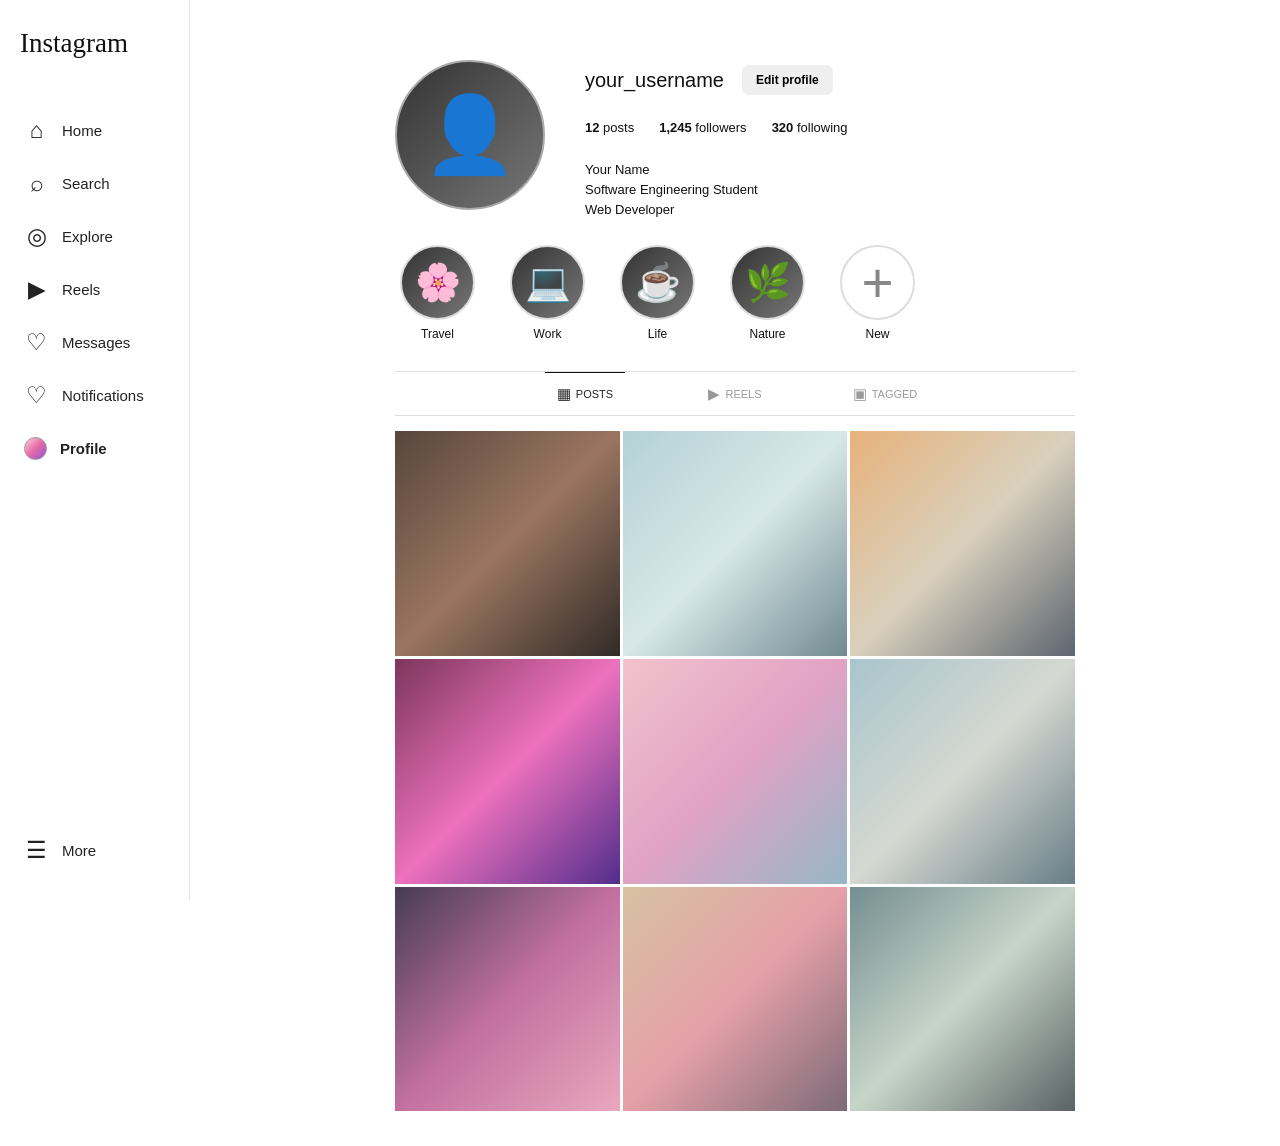
<file: index.html>
<!DOCTYPE html>
<html lang="en">

<head>

    <meta charset="UTF-8">

    <meta
        name="viewport"
        content="width=device-width, initial-scale=1.0"
    >

    <title>Instagram - Profile</title>

    <link rel="stylesheet" href="style.css">

</head>


<body>


    <!-- =================================================
         DESKTOP SIDEBAR
    ================================================== -->

    <aside class="sidebar">

        <div class="instagram-logo">
            Instagram
        </div>


        <nav class="sidebar-nav">

            <a href="feed.html">
                <span class="nav-icon">⌂</span>
                <span>Home</span>
            </a>


            <a href="#">
                <span class="nav-icon">⌕</span>
                <span>Search</span>
            </a>


            <a href="explore.html">
                <span class="nav-icon">◎</span>
                <span>Explore</span>
            </a>


            <a href="#">
                <span class="nav-icon">▶</span>
                <span>Reels</span>
            </a>


            <a href="#">
                <span class="nav-icon">♡</span>
                <span>Messages</span>
            </a>


            <a href="#">
                <span class="nav-icon">♡</span>
                <span>Notifications</span>
            </a>


            <a href="#" class="active-nav">

                <span class="nav-avatar"></span>

                <span>Profile</span>

            </a>

        </nav>


        <a href="#" class="more-link">

            <span class="nav-icon">☰</span>

            <span>More</span>

        </a>

    </aside>



    <!-- =================================================
         MAIN CONTENT
    ================================================== -->

    <main class="main-content">


        <section class="profile-container">


            <!-- Profile header -->

            <header class="profile-header">


                <div class="large-profile-picture">
                    👤
                </div>


                <div class="profile-information">


                    <div class="username-row">

                        <h1>your_username</h1>

                        <button class="edit-button">
                            Edit profile
                        </button>

                    </div>


                    <div class="profile-statistics">

                        <span>
                            <strong>12</strong> posts
                        </span>

                        <span>
                            <strong>1,245</strong> followers
                        </span>

                        <span>
                            <strong>320</strong> following
                        </span>

                    </div>


                    <p class="bio">

                        Your Name<br>

                        Software Engineering Student<br>

                        Web Developer

                    </p>


                </div>

            </header>



            <!-- Story highlights -->

            <section class="story-highlights">


                <div class="story">

                    <div class="story-image">
                        🌸
                    </div>

                    <span>Travel</span>

                </div>


                <div class="story">

                    <div class="story-image">
                        💻
                    </div>

                    <span>Work</span>

                </div>


                <div class="story">

                    <div class="story-image">
                        ☕
                    </div>

                    <span>Life</span>

                </div>


                <div class="story">

                    <div class="story-image">
                        🌿
                    </div>

                    <span>Nature</span>

                </div>


                <div class="story">

                    <div class="new-story">
                        +
                    </div>

                    <span>New</span>

                </div>


            </section>



            <!-- Profile tabs -->

            <nav class="profile-tabs">

                <a href="#" class="selected-tab">

                    <span>▦</span>

                    POSTS

                </a>


                <a href="#">

                    <span>▶</span>

                    REELS

                </a>


                <a href="#">

                    <span>▣</span>

                    TAGGED

                </a>

            </nav>



            <!-- Posts -->

            <section class="profile-post-grid">

                <div class="photo photo-1"></div>

                <div class="photo photo-2"></div>

                <div class="photo photo-3"></div>

                <div class="photo photo-4"></div>

                <div class="photo photo-5"></div>

                <div class="photo photo-6"></div>

                <div class="photo photo-7"></div>

                <div class="photo photo-8"></div>

                <div class="photo photo-9"></div>

            </section>


        </section>


    </main>



    <!-- =================================================
         MOBILE BOTTOM NAVIGATION
    ================================================== -->

    <nav class="mobile-navigation">


        <a href="feed.html">
            ⌂
        </a>


        <a href="#">
            ⌕
        </a>


        <a href="explore.html">
            ◎
        </a>


        <a href="#">
            ♡
        </a>


        <a href="index.html">

            <span class="mobile-profile"></span>

        </a>


    </nav>


</body>

</html>
</file>
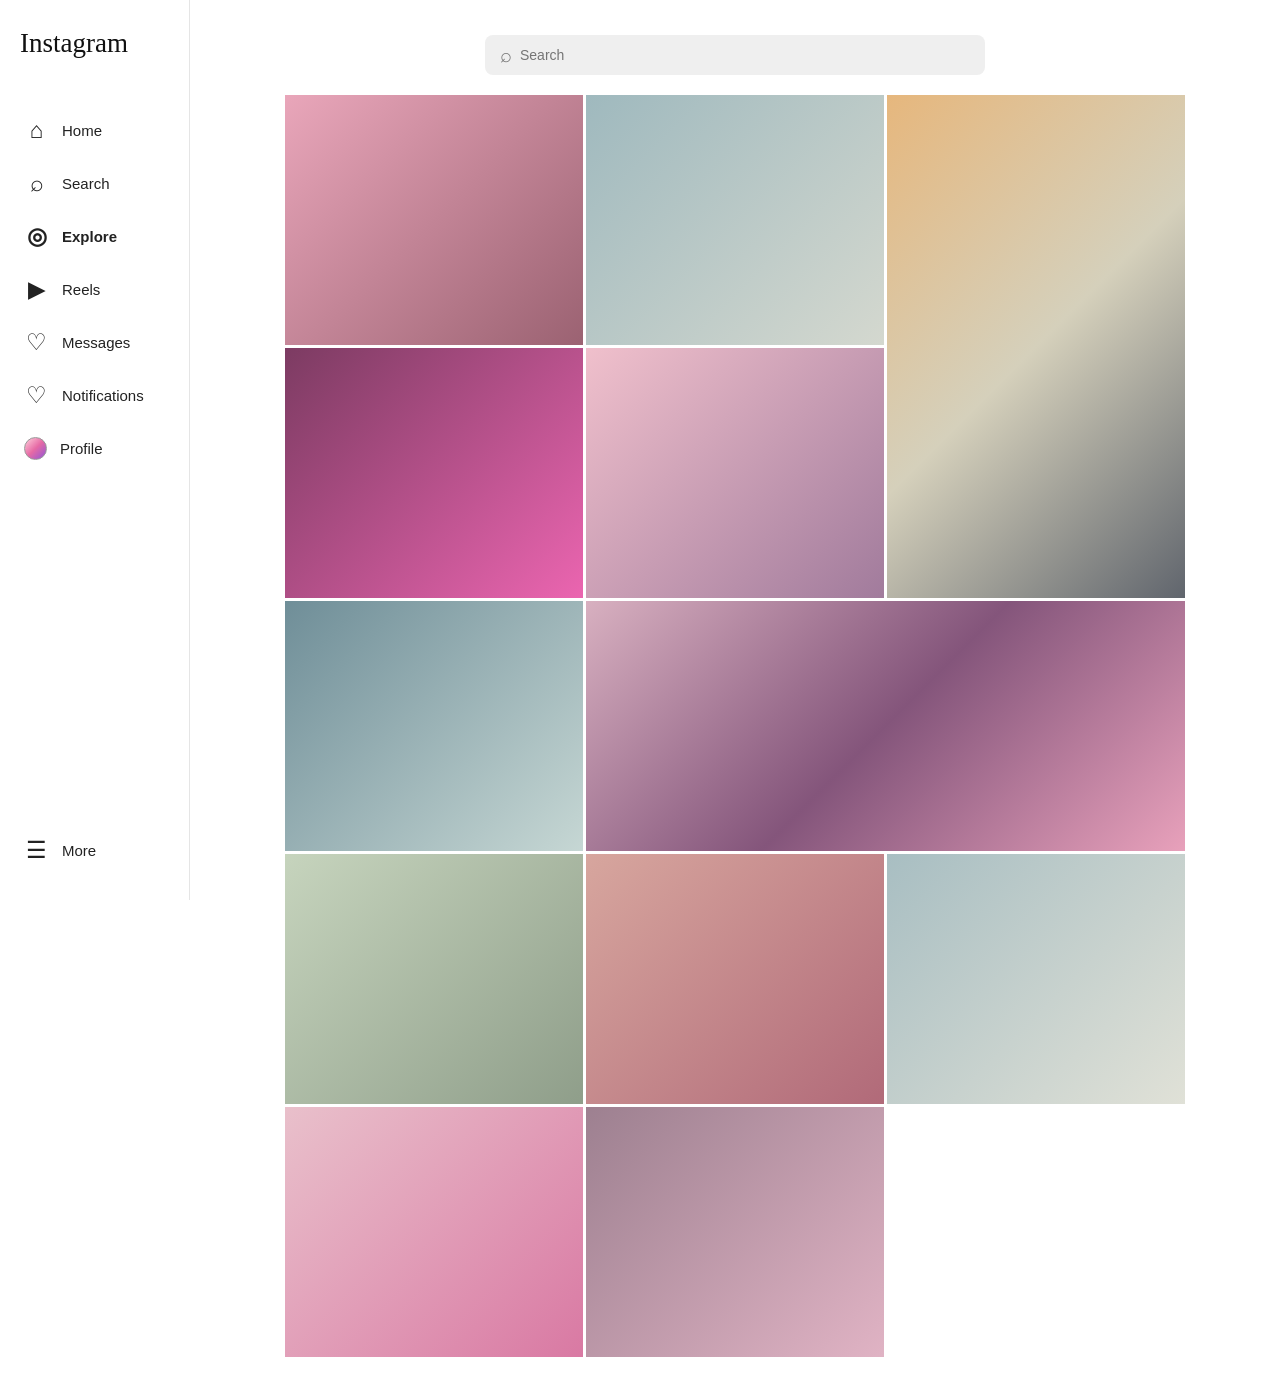
<file: explore.html>
<!DOCTYPE html>
<html lang="en">

<head>

    <meta charset="UTF-8">

    <meta
        name="viewport"
        content="width=device-width, initial-scale=1.0"
    >

    <title>Instagram - Explore</title>

    <link rel="stylesheet" href="style.css">

</head>


<body>


    <!-- =================================================
         DESKTOP SIDEBAR
    ================================================== -->

    <aside class="sidebar">

        <div class="instagram-logo">
            Instagram
        </div>


        <nav class="sidebar-nav">


            <a href="feed.html">

                <span class="nav-icon">⌂</span>

                <span>Home</span>

            </a>


            <a href="#">

                <span class="nav-icon">⌕</span>

                <span>Search</span>

            </a>


            <a href="explore.html" class="active-nav">

                <span class="nav-icon">◎</span>

                <span>Explore</span>

            </a>


            <a href="#">

                <span class="nav-icon">▶</span>

                <span>Reels</span>

            </a>


            <a href="#">

                <span class="nav-icon">♡</span>

                <span>Messages</span>

            </a>


            <a href="#">

                <span class="nav-icon">♡</span>

                <span>Notifications</span>

            </a>


            <a href="index.html">

                <span class="nav-avatar"></span>

                <span>Profile</span>

            </a>


        </nav>


        <a href="#" class="more-link">

            <span class="nav-icon">☰</span>

            <span>More</span>

        </a>


    </aside>



    <!-- =================================================
         MAIN CONTENT
    ================================================== -->

    <main class="main-content">


        <section class="explore-container">


            <!-- Search bar -->

            <header class="explore-header">

                <div class="search-input">

                    <span>⌕</span>

                    <input
                        type="text"
                        placeholder="Search"
                    >

                </div>

            </header>



            <!-- Explore grid -->

            <section class="explore-grid">


                <div class="explore-photo explore-one"></div>


                <div class="explore-photo explore-two"></div>


                <div class="explore-photo explore-three tall"></div>


                <div class="explore-photo explore-four"></div>


                <div class="explore-photo explore-five"></div>


                <div class="explore-photo explore-six"></div>


                <div class="explore-photo explore-seven wide"></div>


                <div class="explore-photo explore-eight"></div>


                <div class="explore-photo explore-nine"></div>


                <div class="explore-photo explore-ten"></div>


                <div class="explore-photo explore-eleven"></div>


                <div class="explore-photo explore-twelve"></div>


            </section>


        </section>


    </main>



    <!-- =================================================
         MOBILE BOTTOM NAVIGATION
    ================================================== -->

    <nav class="mobile-navigation">


        <a href="feed.html">
            ⌂
        </a>


        <a href="#">
            ⌕
        </a>


        <a href="explore.html">
            ◎
        </a>


        <a href="#">
            ♡
        </a>


        <a href="index.html">

            <span class="mobile-profile"></span>

        </a>


    </nav>


</body>

</html>
</file>
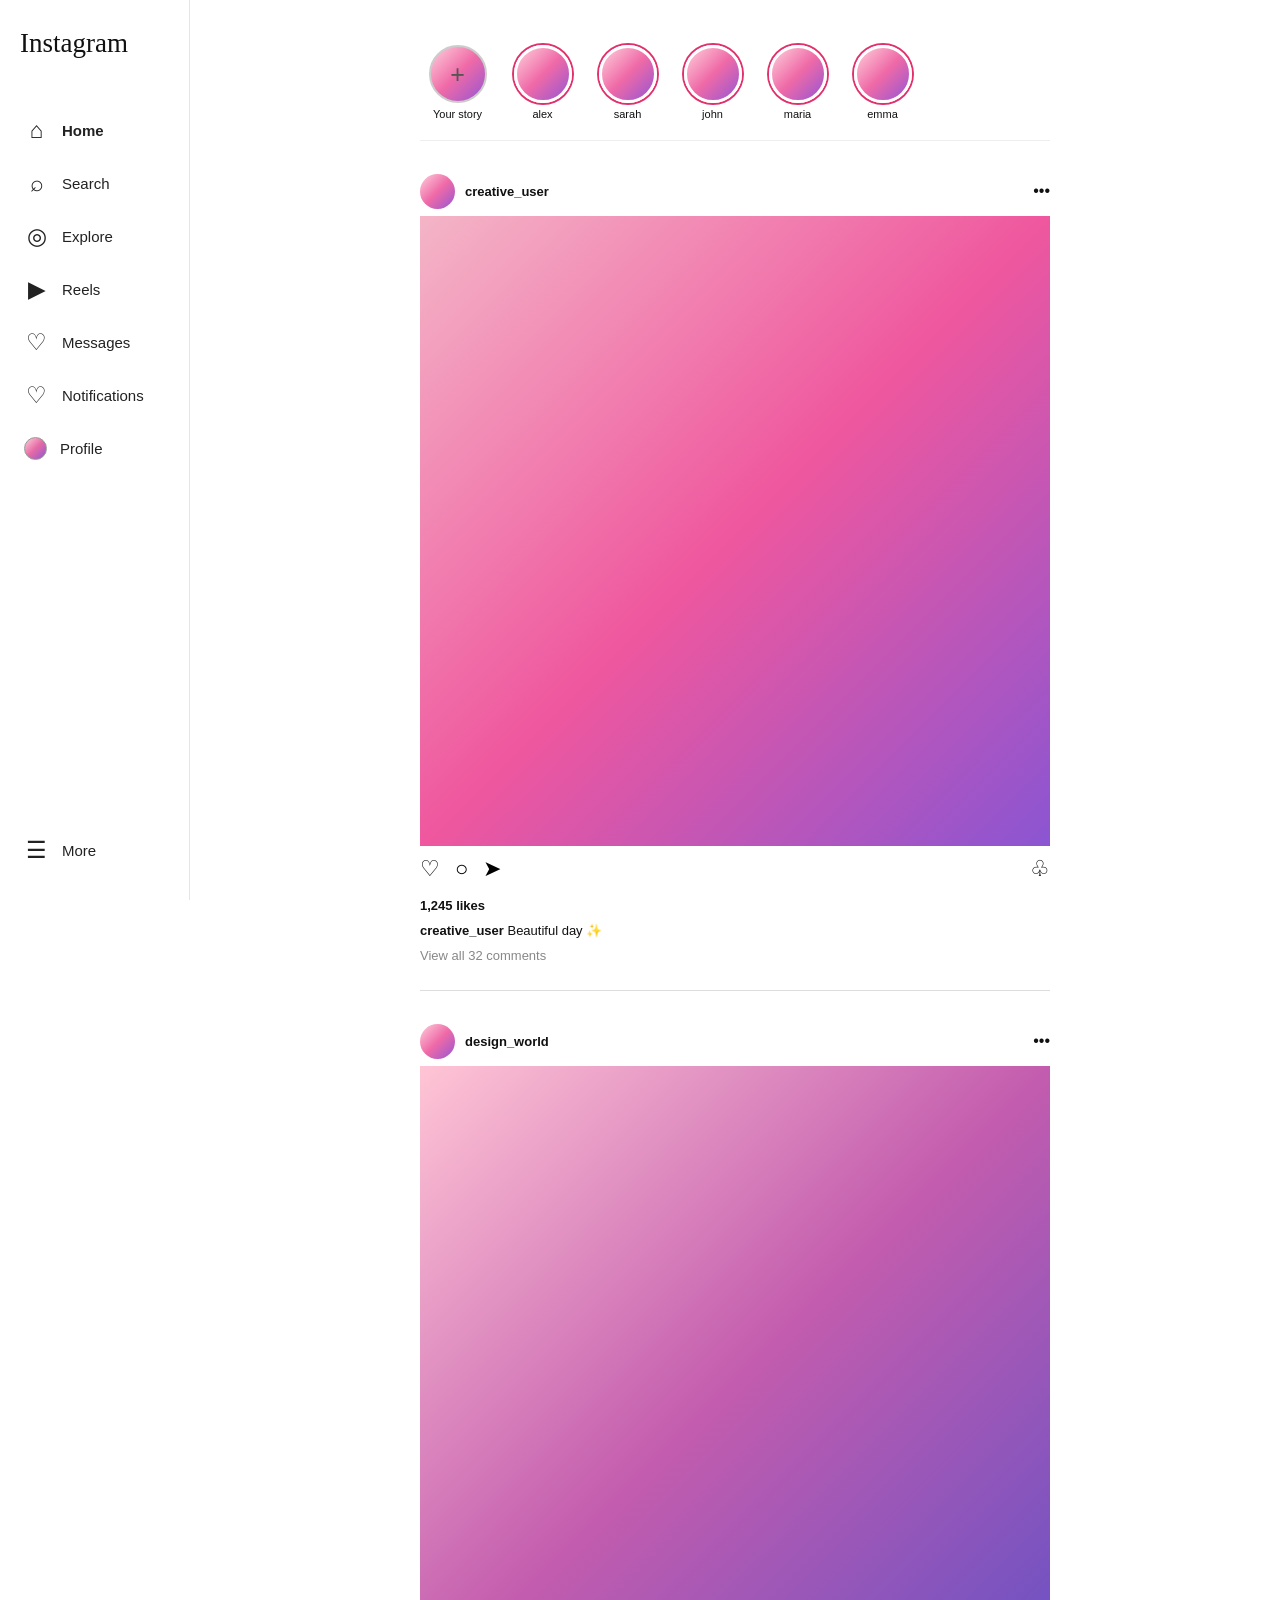
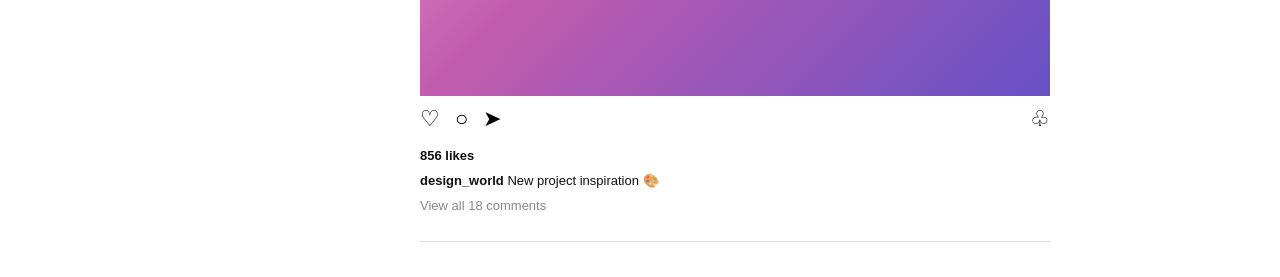
<file: feed.html>
<!DOCTYPE html>
<html lang="en">

<head>

    <meta charset="UTF-8">

    <meta
        name="viewport"
        content="width=device-width, initial-scale=1.0"
    >

    <title>Instagram - Home</title>

    <link rel="stylesheet" href="style.css">

</head>


<body>


    <!-- =================================================
         DESKTOP SIDEBAR
    ================================================== -->

    <aside class="sidebar">

        <div class="instagram-logo">
            Instagram
        </div>


        <nav class="sidebar-nav">

            <a href="feed.html" class="active-nav">

                <span class="nav-icon">⌂</span>

                <span>Home</span>

            </a>


            <a href="#">

                <span class="nav-icon">⌕</span>

                <span>Search</span>

            </a>


            <a href="explore.html">

                <span class="nav-icon">◎</span>

                <span>Explore</span>

            </a>


            <a href="#">

                <span class="nav-icon">▶</span>

                <span>Reels</span>

            </a>


            <a href="#">

                <span class="nav-icon">♡</span>

                <span>Messages</span>

            </a>


            <a href="#">

                <span class="nav-icon">♡</span>

                <span>Notifications</span>

            </a>


            <a href="index.html">

                <span class="nav-avatar"></span>

                <span>Profile</span>

            </a>

        </nav>


        <a href="#" class="more-link">

            <span class="nav-icon">☰</span>

            <span>More</span>

        </a>

    </aside>



    <!-- =================================================
         MAIN CONTENT
    ================================================== -->

    <main class="main-content">


        <section class="feed-container">


            <!-- Stories -->

            <section class="feed-stories">


                <div class="feed-story">

                    <div class="story-profile own-story">
                        +
                    </div>

                    <span>Your story</span>

                </div>


                <div class="feed-story">

                    <div class="story-profile"></div>

                    <span>alex</span>

                </div>


                <div class="feed-story">

                    <div class="story-profile"></div>

                    <span>sarah</span>

                </div>


                <div class="feed-story">

                    <div class="story-profile"></div>

                    <span>john</span>

                </div>


                <div class="feed-story">

                    <div class="story-profile"></div>

                    <span>maria</span>

                </div>


                <div class="feed-story">

                    <div class="story-profile"></div>

                    <span>emma</span>

                </div>


            </section>



            <!-- First post -->

            <article class="instagram-post">


                <header class="post-header">

                    <div class="post-user">

                        <div class="post-avatar"></div>

                        <strong>creative_user</strong>

                    </div>

                    <span>•••</span>

                </header>


                <div class="feed-photo feed-photo-one"></div>


                <div class="post-actions">

                    <div>

                        <button>♡</button>

                        <button>○</button>

                        <button>➤</button>

                    </div>

                    <button>♧</button>

                </div>


                <div class="post-details">

                    <p>
                        <strong>1,245 likes</strong>
                    </p>

                    <p>
                        <strong>creative_user</strong>
                        Beautiful day ✨
                    </p>

                    <p class="comment-text">
                        View all 32 comments
                    </p>

                </div>


            </article>



            <!-- Second post -->

            <article class="instagram-post">


                <header class="post-header">

                    <div class="post-user">

                        <div class="post-avatar"></div>

                        <strong>design_world</strong>

                    </div>

                    <span>•••</span>

                </header>


                <div class="feed-photo feed-photo-two"></div>


                <div class="post-actions">

                    <div>

                        <button>♡</button>

                        <button>○</button>

                        <button>➤</button>

                    </div>

                    <button>♧</button>

                </div>


                <div class="post-details">

                    <p>
                        <strong>856 likes</strong>
                    </p>

                    <p>
                        <strong>design_world</strong>
                        New project inspiration 🎨
                    </p>

                    <p class="comment-text">
                        View all 18 comments
                    </p>

                </div>


            </article>


        </section>


    </main>



    <!-- =================================================
         MOBILE BOTTOM NAVIGATION
    ================================================== -->

    <nav class="mobile-navigation">

        <a href="feed.html">
            ⌂
        </a>

        <a href="#">
            ⌕
        </a>

        <a href="explore.html">
            ◎
        </a>

        <a href="#">
            ♡
        </a>

        <a href="index.html">

            <span class="mobile-profile"></span>

        </a>

    </nav>


</body>

</html>
</file>
<file: style.css>
/* =====================================================
   RESET
===================================================== */

* {
    margin: 0;
    padding: 0;
    box-sizing: border-box;
}


/* =====================================================
   HTML + BODY
===================================================== */

html {
    width: 100%;
    min-height: 100%;
}

body {
    width: 100%;
    min-height: 100vh;

    font-family: Arial, Helvetica, sans-serif;

    background-color: #ffffff;
    color: #111111;

    overflow-x: hidden;
}


/* =====================================================
   DESKTOP SIDEBAR
===================================================== */

.sidebar {
    position: fixed;

    left: 0;
    top: 0;

    width: 190px;
    height: 100vh;

    padding: 28px 20px;

    background-color: #ffffff;

    border-right: 1px solid #e5e5e5;

    display: flex;
    flex-direction: column;

    z-index: 1000;
}


/* Instagram logo */

.instagram-logo {
    margin-bottom: 50px;

    font-family: cursive;

    font-size: 27px;

    color: #111111;
}


/* Sidebar navigation */

.sidebar-nav {
    display: flex;
    flex-direction: column;

    gap: 10px;
}


.sidebar-nav a,
.more-link {
    min-height: 43px;

    padding: 7px 4px;

    display: flex;
    align-items: center;

    gap: 13px;

    border-radius: 8px;

    color: #222222;

    text-decoration: none;

    font-size: 15px;
}


.sidebar-nav a:hover,
.more-link:hover {
    background-color: #f5f5f5;
}


.active-nav {
    font-weight: 700;
}


/* Navigation icons */

.nav-icon {
    width: 25px;

    flex-shrink: 0;

    display: inline-flex;

    align-items: center;
    justify-content: center;

    font-size: 23px;
}


/* Profile icon */

.nav-avatar {
    width: 23px;
    height: 23px;

    flex-shrink: 0;

    display: inline-block;

    border-radius: 50%;

    background: linear-gradient(
        135deg,
        #ffd0dc,
        #e66aa5,
        #8f55d7
    );

    border: 1px solid #999999;
}


/* More button */

.more-link {
    margin-top: auto;
}


/* =====================================================
   MOBILE NAVIGATION
===================================================== */

/*
   IMPORTANT:

   Desktop:
   .mobile-navigation = hidden

   Mobile:
   .sidebar = hidden
   .mobile-navigation = visible
*/

.mobile-navigation {
    display: none;
}


/* =====================================================
   MAIN CONTENT
===================================================== */

.main-content {
    width: calc(100% - 190px);

    min-height: 100vh;

    margin-left: 190px;

    padding: 35px 30px;
}


/* =====================================================
   PROFILE PAGE
===================================================== */

.profile-container {
    width: 100%;
    max-width: 680px;

    margin: 0 auto;
}


/* Profile header */

.profile-header {
    width: 100%;

    display: flex;
    align-items: flex-start;

    gap: 40px;

    padding: 25px 0 20px;
}


/* Profile picture */

.large-profile-picture {
    width: 150px;
    height: 150px;

    min-width: 150px;

    flex-shrink: 0;

    display: flex;
    align-items: center;
    justify-content: center;

    border-radius: 50%;

    overflow: hidden;

    background: linear-gradient(
        135deg,
        #333333,
        #777777
    );

    border: 2px solid #aaaaaa;

    font-size: 75px;
}


/* Profile information */

.profile-information {
    min-width: 0;

    flex: 1;

    padding-top: 5px;
}


/* Username */

.username-row {
    display: flex;
    align-items: center;

    flex-wrap: wrap;

    gap: 18px;

    margin-bottom: 25px;
}


.username-row h1 {
    font-size: 20px;

    font-weight: 400;

    overflow-wrap: anywhere;
}


/* Edit button */

.edit-button {
    border: none;

    border-radius: 7px;

    background-color: #efefef;

    padding: 8px 14px;

    font-size: 12px;

    font-weight: 600;

    cursor: pointer;

    white-space: nowrap;
}


/* Statistics */

.profile-statistics {
    display: flex;
    align-items: center;

    flex-wrap: wrap;

    gap: 25px;

    margin-bottom: 25px;

    font-size: 13px;
}


.profile-statistics strong {
    font-weight: 700;
}


/* Bio */

.bio {
    font-size: 13px;

    line-height: 1.55;

    overflow-wrap: anywhere;
}


/* =====================================================
   STORY HIGHLIGHTS
===================================================== */

.story-highlights {
    width: 100%;

    display: flex;

    gap: 25px;

    padding: 5px 0 30px;

    overflow-x: auto;

    scrollbar-width: none;
}


.story-highlights::-webkit-scrollbar {
    display: none;
}


.story {
    width: 85px;
    min-width: 85px;

    display: flex;
    flex-direction: column;

    align-items: center;

    gap: 7px;

    font-size: 12px;
}


.story-image,
.new-story {
    width: 75px;
    height: 75px;

    flex-shrink: 0;

    border-radius: 50%;

    display: flex;
    align-items: center;
    justify-content: center;
}


.story-image {
    background: linear-gradient(
        135deg,
        #333333,
        #777777
    );

    border: 2px solid #dddddd;

    font-size: 37px;
}


.new-story {
    border: 2px solid #dddddd;

    color: #888888;

    font-size: 55px;
}


/* =====================================================
   PROFILE TABS
===================================================== */

.profile-tabs {
    width: 100%;
    height: 45px;

    display: flex;
    align-items: stretch;
    justify-content: center;

    gap: 70px;

    border-top: 1px solid #dddddd;
    border-bottom: 1px solid #dddddd;
}


.profile-tabs a {
    min-width: 80px;

    display: flex;
    align-items: center;
    justify-content: center;

    gap: 5px;

    color: #999999;

    text-decoration: none;

    font-size: 11px;
}


.profile-tabs a span {
    font-size: 15px;
}


.profile-tabs .selected-tab {
    color: #222222;

    border-top: 1px solid #111111;
}


/* =====================================================
   PROFILE POST GRID
===================================================== */

.profile-post-grid {
    width: 100%;

    display: grid;

    grid-template-columns: repeat(3, minmax(0, 1fr));

    gap: 3px;

    margin-top: 15px;
}


.photo {
    width: 100%;

    aspect-ratio: 1 / 1;
}


/* Profile photos */

.photo-1 {
    background: linear-gradient(
        135deg,
        #57463d,
        #9b7560,
        #302a27
    );
}

.photo-2 {
    background: linear-gradient(
        135deg,
        #b4d1d5,
        #d7e7e8,
        #718b91
    );
}

.photo-3 {
    background: linear-gradient(
        135deg,
        #e7b27b,
        #d9d0bd,
        #5d6570
    );
}

.photo-4 {
    background: linear-gradient(
        135deg,
        #7d365c,
        #ed71bd,
        #522d8b
    );
}

.photo-5 {
    background: linear-gradient(
        135deg,
        #f2c2cc,
        #e1a2c5,
        #95b7c5
    );
}

.photo-6 {
    background: linear-gradient(
        135deg,
        #a8c5cd,
        #d5d8d1,
        #687e87
    );
}

.photo-7 {
    background: linear-gradient(
        135deg,
        #463c53,
        #c270a0,
        #e9a8bd
    );
}

.photo-8 {
    background: linear-gradient(
        135deg,
        #d7c1a2,
        #e5a0a8,
        #7d6a77
    );
}

.photo-9 {
    background: linear-gradient(
        135deg,
        #758e91,
        #c7d5c9,
        #5a6365
    );
}


/* =====================================================
   FEED PAGE
===================================================== */

.feed-container {
    width: 100%;
    max-width: 630px;

    margin: 0 auto;
}


/* Stories */

.feed-stories {
    width: 100%;

    display: flex;

    gap: 20px;

    padding: 10px 5px 20px;

    overflow-x: auto;

    border-bottom: 1px solid #eeeeee;

    scrollbar-width: none;
}


.feed-stories::-webkit-scrollbar {
    display: none;
}


.feed-story {
    min-width: 65px;

    display: flex;
    flex-direction: column;

    align-items: center;

    gap: 5px;

    font-size: 11px;
}


.story-profile {
    width: 58px;
    height: 58px;

    flex-shrink: 0;

    border-radius: 50%;

    background: linear-gradient(
        135deg,
        #ffd0dc,
        #ef6aa7,
        #9655d4
    );

    border: 3px solid white;

    box-shadow:
        0 0 0 2px #e1306c;
}


.own-story {
    display: flex;

    align-items: center;
    justify-content: center;

    background-color: #eeeeee;

    box-shadow: none;

    border: 2px solid #cccccc;

    color: #555555;

    font-size: 25px;
}


/* Post */

.instagram-post {
    width: 100%;

    margin-top: 25px;

    padding-bottom: 20px;

    border-bottom: 1px solid #dddddd;
}


.post-header {
    width: 100%;
    height: 50px;

    display: flex;

    align-items: center;
    justify-content: space-between;
}


.post-user {
    min-width: 0;

    display: flex;

    align-items: center;

    gap: 10px;

    font-size: 13px;
}


.post-avatar {
    width: 35px;
    height: 35px;

    flex-shrink: 0;

    border-radius: 50%;

    background: linear-gradient(
        135deg,
        #ffd0dc,
        #ef6aa7,
        #9655d4
    );
}


/* Feed photos */

.feed-photo {
    width: 100%;

    aspect-ratio: 1 / 1;
}


.feed-photo-one {
    background: linear-gradient(
        135deg,
        #f4b5c7,
        #ef579e,
        #8b55d2
    );
}


.feed-photo-two {
    background: linear-gradient(
        135deg,
        #ffc5d5,
        #c35cae,
        #6651c5
    );
}


/* Post actions */

.post-actions {
    padding: 10px 0;

    display: flex;

    align-items: center;
    justify-content: space-between;

    font-size: 23px;
}


.post-actions div {
    display: flex;

    gap: 15px;
}


.post-actions button {
    border: none;

    background: transparent;

    font-size: 22px;

    cursor: pointer;
}


/* Post details */

.post-details {
    font-size: 13px;

    line-height: 1.6;
}


.post-details p {
    margin: 4px 0;
}


.comment-text {
    color: #888888;
}


/* =====================================================
   EXPLORE PAGE
===================================================== */

.explore-container {
    width: 100%;
    max-width: 900px;

    margin: 0 auto;
}


/* Search */

.explore-header {
    width: 100%;

    margin-bottom: 20px;
}


.search-input {
    width: 100%;
    max-width: 500px;

    height: 40px;

    margin: 0 auto;

    display: flex;

    align-items: center;

    gap: 8px;

    padding: 0 15px;

    background-color: #efefef;

    border-radius: 8px;
}


.search-input span {
    font-size: 20px;

    color: #777777;
}


.search-input input {
    width: 100%;
    min-width: 0;

    flex: 1;

    border: none;
    outline: none;

    background: transparent;

    font-size: 14px;
}


/* Explore grid */

.explore-grid {
    width: 100%;

    display: grid;

    grid-template-columns: repeat(3, minmax(0, 1fr));

    grid-auto-rows: 250px;

    gap: 3px;
}


.explore-photo {
    min-width: 0;
    min-height: 0;

    background: linear-gradient(
        135deg,
        #ffb3c8,
        #ee67a6,
        #8d55d1
    );
}


.explore-photo.tall {
    grid-row: span 2;
}


.explore-photo.wide {
    grid-column: span 2;
}


.explore-one {
    background: linear-gradient(
        135deg,
        #e9a6ba,
        #9b6272
    );
}

.explore-two {
    background: linear-gradient(
        135deg,
        #9fb9be,
        #d4d8cf
    );
}

.explore-three {
    background: linear-gradient(
        135deg,
        #e6b77d,
        #d5d0bb,
        #60656d
    );
}

.explore-four {
    background: linear-gradient(
        135deg,
        #7c3b62,
        #eb65b0
    );
}

.explore-five {
    background: linear-gradient(
        135deg,
        #f0c0cc,
        #a17b9c
    );
}

.explore-six {
    background: linear-gradient(
        135deg,
        #6f8e98,
        #c6d7d4
    );
}

.explore-seven {
    background: linear-gradient(
        135deg,
        #d8b0c0,
        #84557b,
        #e8a1bb
    );
}

.explore-eight {
    background: linear-gradient(
        135deg,
        #c6d4bd,
        #8f9e8a
    );
}

.explore-nine {
    background: linear-gradient(
        135deg,
        #d7a69e,
        #b16a79
    );
}

.explore-ten {
    background: linear-gradient(
        135deg,
        #a8bec2,
        #e0e1d7
    );
}

.explore-eleven {
    background: linear-gradient(
        135deg,
        #e9c0cb,
        #d979a3
    );
}

.explore-twelve {
    background: linear-gradient(
        135deg,
        #9d8090,
        #e0b3c4
    );
}


/* =====================================================
   TABLET
===================================================== */

@media screen and (min-width: 601px) and (max-width: 900px) {

    .sidebar {
        width: 75px;

        padding: 25px 10px;

        align-items: center;
    }


    .instagram-logo {
        font-size: 0;

        margin-bottom: 45px;
    }


    .instagram-logo::after {
        content: "◎";

        font-size: 30px;
    }


    .sidebar-nav a,
    .more-link {
        width: 100%;

        justify-content: center;

        padding: 8px;
    }


    .sidebar-nav a span:last-child,
    .more-link span:last-child {
        display: none;
    }


    .main-content {
        width: calc(100% - 75px);

        margin-left: 75px;

        padding: 30px 20px;
    }


    .large-profile-picture {
        width: 125px;
        height: 125px;

        min-width: 125px;

        font-size: 60px;
    }


    .explore-grid {
        grid-auto-rows: 200px;
    }
}


/* =====================================================
   MOBILE
===================================================== */

@media screen and (max-width: 600px) {

    html,
    body {
        width: 100%;
        max-width: 100%;

        overflow-x: hidden;
    }


    body {
        padding-bottom: 60px;
    }


    /* ================================================
       HIDE DESKTOP LEFT SIDEBAR
    ================================================ */

    .sidebar {
        display: none !important;
    }


    /* ================================================
       MAIN CONTENT BECOMES FULL WIDTH
    ================================================ */

    .main-content {
        width: 100% !important;
        max-width: 100%;

        margin-left: 0 !important;

        padding: 10px 10px 20px !important;
    }


    /* ================================================
       SHOW MOBILE BOTTOM NAVIGATION
    ================================================ */

    .mobile-navigation {
        position: fixed;

        left: 0;
        bottom: 0;

        width: 100%;
        height: 60px;

        display: flex !important;

        align-items: center;
        justify-content: space-around;

        background-color: #ffffff;

        border-top: 1px solid #dddddd;

        z-index: 99999;
    }


    .mobile-navigation a {
        width: 45px;
        height: 45px;

        display: flex;

        align-items: center;
        justify-content: center;

        color: #111111;

        text-decoration: none;

        font-size: 24px;
    }


    .mobile-profile {
        width: 25px;
        height: 25px;

        display: block;

        border-radius: 50%;

        background: linear-gradient(
            135deg,
            #ffd0dc,
            #e66aa5,
            #8f55d7
        );

        border: 1px solid #777777;
    }


    /* ================================================
       PROFILE
    ================================================ */

    .profile-container {
        width: 100%;
        max-width: 100%;
    }


    .profile-header {
        gap: 15px;

        padding: 15px 5px;
    }


    .large-profile-picture {
        width: 85px;
        height: 85px;

        min-width: 85px;

        font-size: 42px;
    }


    .profile-information {
        min-width: 0;
    }


    .username-row {
        gap: 7px;

        margin-bottom: 12px;
    }


    .username-row h1 {
        font-size: 16px;
    }


    .edit-button {
        padding: 6px 10px;

        font-size: 11px;
    }


    .profile-statistics {
        gap: 10px;

        margin-bottom: 10px;

        font-size: 11px;
    }


    .bio {
        font-size: 11px;

        line-height: 1.5;
    }


    /* ================================================
       STORY HIGHLIGHTS
    ================================================ */

    .story-highlights {
        gap: 15px;

        padding: 5px 5px 20px;

        overflow-x: auto;
    }


    .story {
        width: 70px;
        min-width: 70px;
    }


    .story-image,
    .new-story {
        width: 65px;
        height: 65px;
    }


    .story-image {
        font-size: 32px;
    }


    .new-story {
        font-size: 45px;
    }


    /* ================================================
       PROFILE TABS
    ================================================ */

    .profile-tabs {
        width: calc(100% + 20px);

        margin-left: -10px;

        height: 45px;

        gap: 0;

        justify-content: space-around;
    }


    .profile-tabs a {
        flex: 1;

        min-width: 0;

        font-size: 9px;
    }


    .profile-tabs a span {
        font-size: 14px;
    }


    /* ================================================
       PROFILE GRID
    ================================================ */

    .profile-post-grid {
        width: calc(100% + 20px);

        margin-left: -10px;
        margin-right: -10px;

        margin-top: 3px;

        grid-template-columns: repeat(3, minmax(0, 1fr));

        gap: 2px;
    }


    /* ================================================
       FEED
    ================================================ */

    .feed-container {
        width: 100%;
        max-width: 100%;
    }


    .feed-stories {
        width: calc(100% + 20px);

        margin-left: -10px;

        padding: 10px 12px 20px;

        overflow-x: auto;
    }


    .feed-story {
        flex-shrink: 0;
    }


    .instagram-post {
        margin-top: 15px;

        padding-bottom: 15px;
    }


    .post-header {
        height: 48px;
    }


    .post-user {
        font-size: 12px;
    }


    .post-avatar {
        width: 32px;
        height: 32px;
    }


    .post-actions {
        padding: 8px 0;

        font-size: 21px;
    }


    .post-actions button {
        font-size: 21px;
    }


    .post-details {
        font-size: 12px;
    }


    /* ================================================
       EXPLORE
    ================================================ */

    .explore-container {
        width: 100%;
        max-width: 100%;
    }


    .explore-header {
        padding-top: 5px;

        margin-bottom: 12px;
    }


    .search-input {
        width: 100%;
        max-width: 100%;

        height: 38px;

        padding: 0 12px;
    }


    .search-input span {
        font-size: 18px;
    }


    .search-input input {
        font-size: 13px;
    }


    .explore-grid {
        width: calc(100% + 20px);

        margin-left: -10px;
        margin-right: -10px;

        grid-template-columns: repeat(3, minmax(0, 1fr));

        grid-auto-rows: calc((100vw - 4px) / 3);

        gap: 2px;
    }
}
</file>
